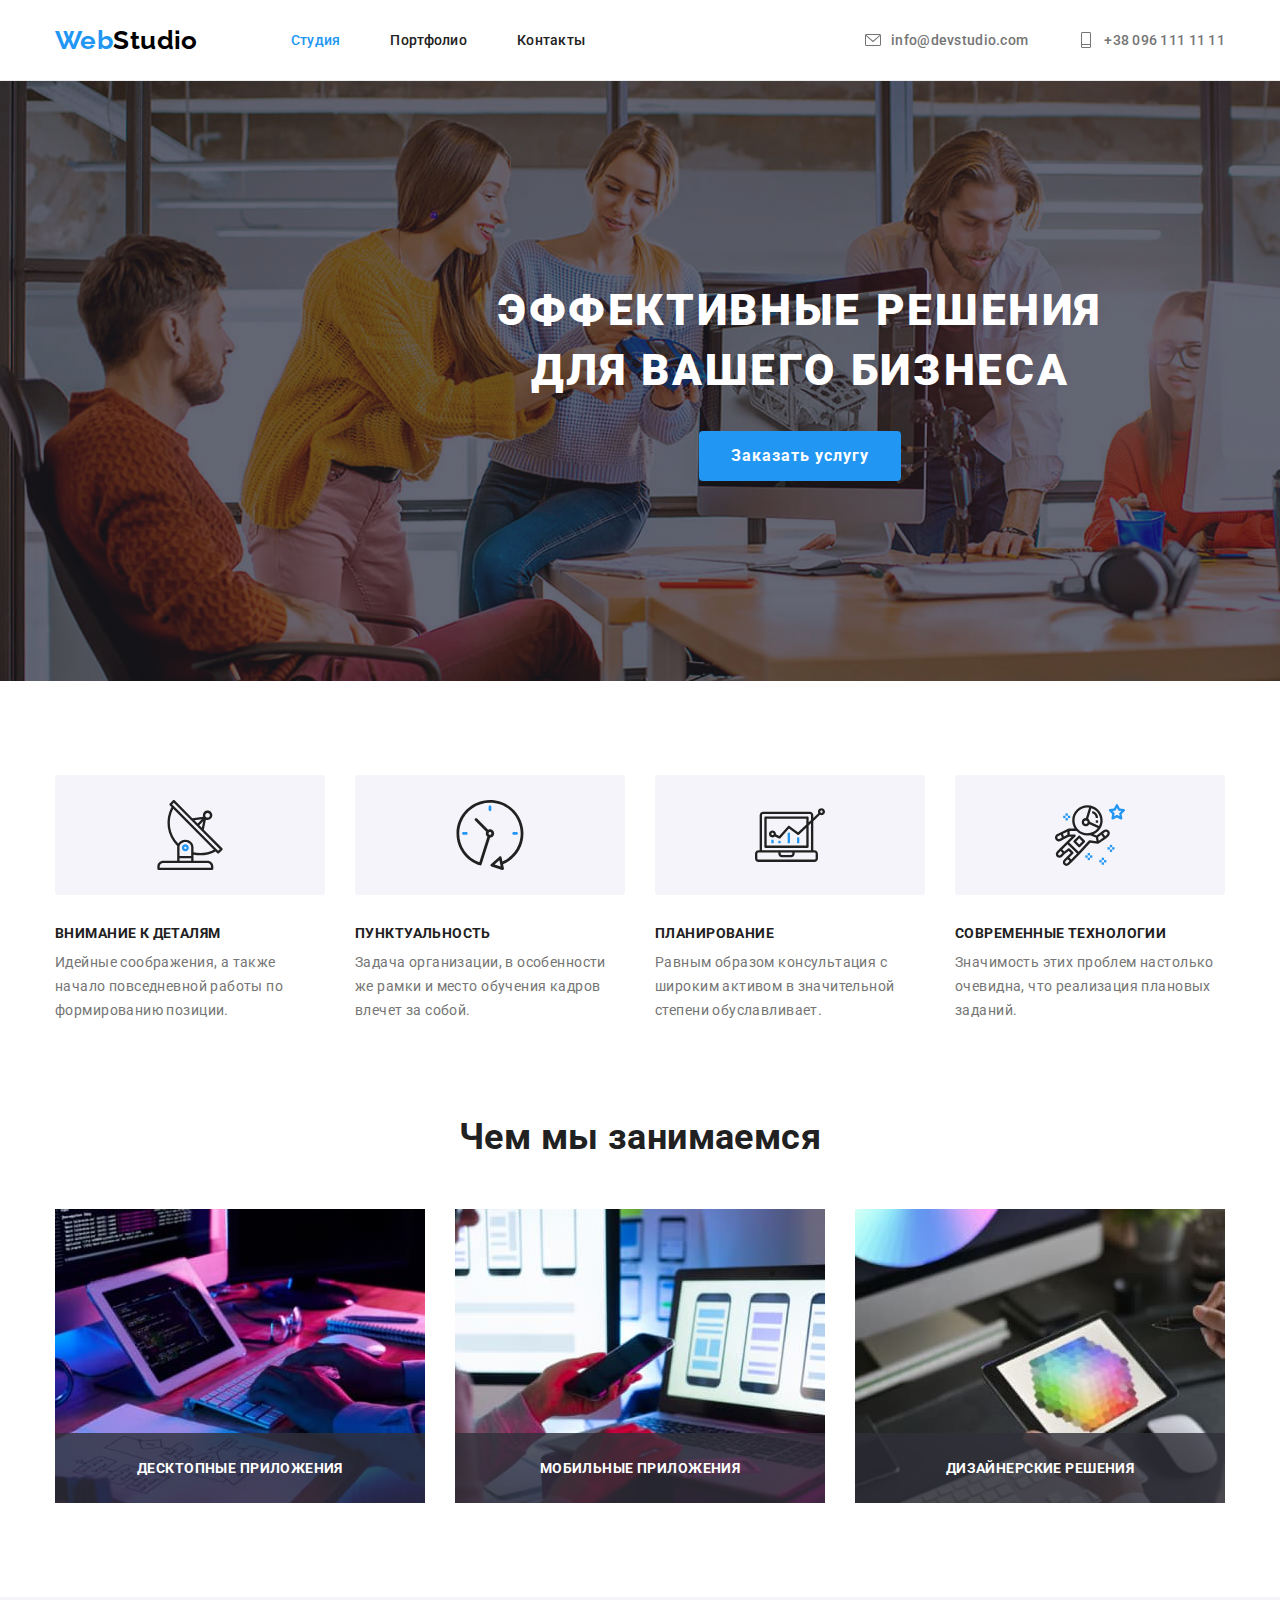
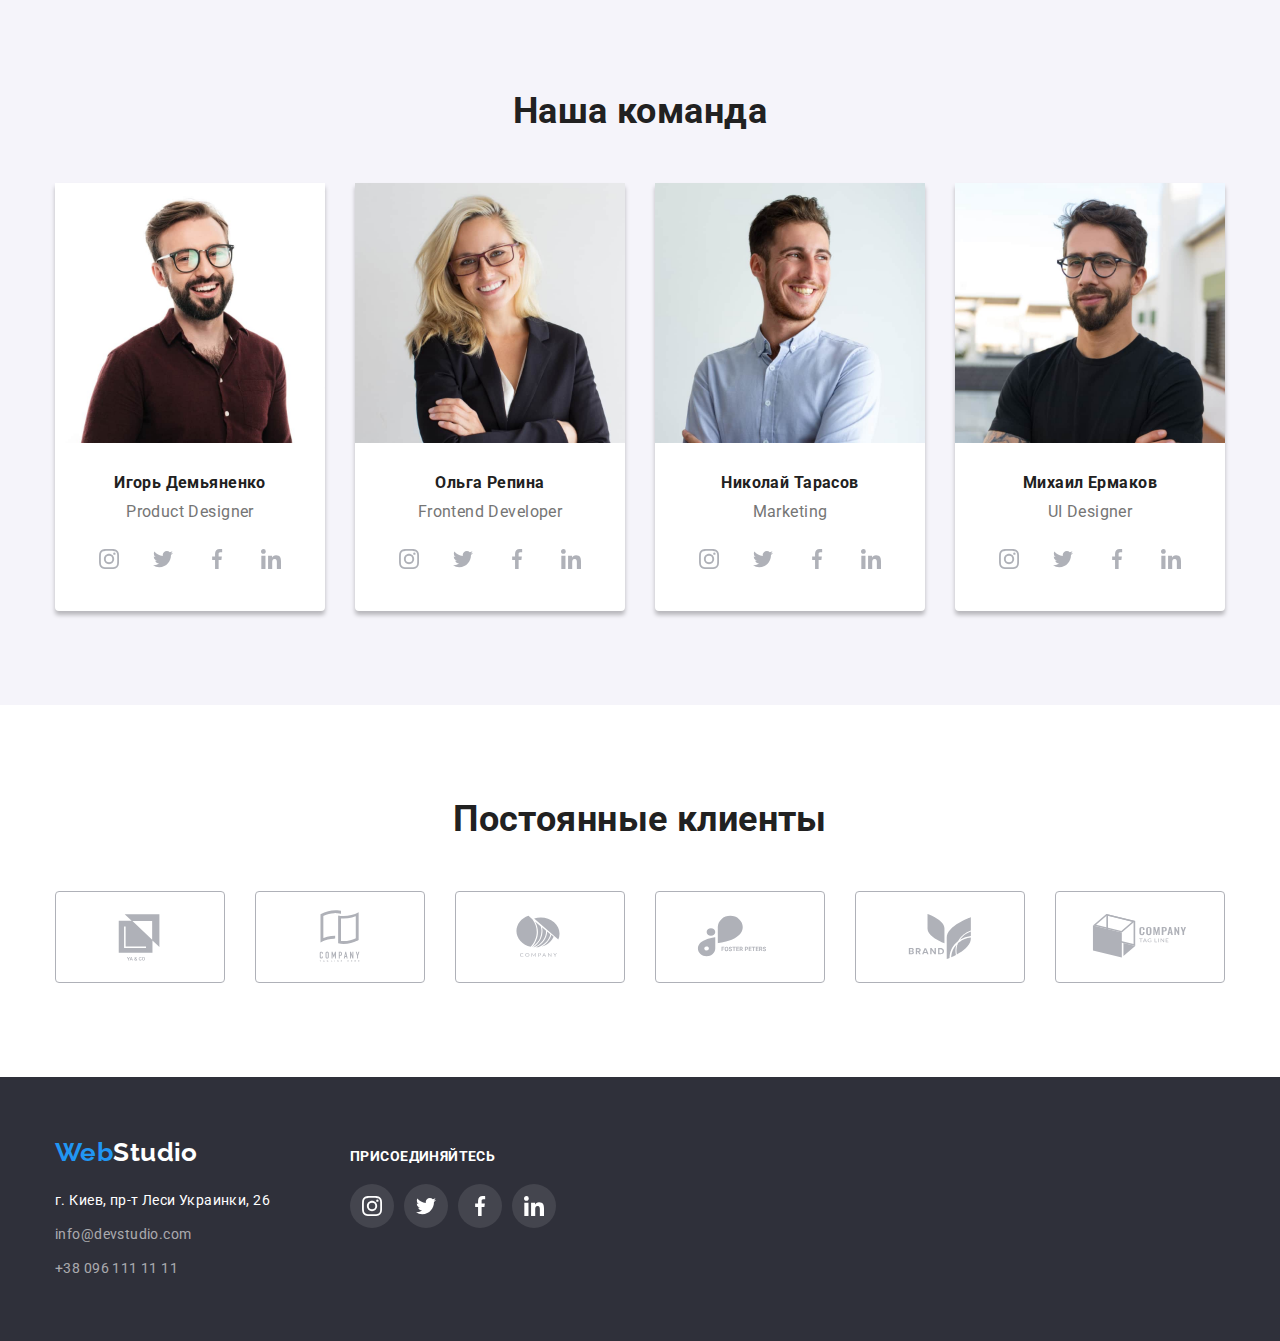
<file: index.html>
<!DOCTYPE html>
<html lang="ru">
  <head>
    <meta charset="UTF-8" />
    <meta http-equiv="X-UA-Compatible" content="IE=edge" />
    <meta name="viewport" content="width=device-width, initial-scale=1.0" />
    <title>goit-markup-hw-05</title>
    <link
      href="https://fonts.googleapis.com/css2?family=Raleway:wght@700&family=Roboto:wght@400;500;700;900&family=Tangerine:wght@700&display=swap"
      rel="stylesheet"
    />
    <link
      rel="stylesheet"
      href="https://cdnjs.cloudflare.com/ajax/libs/modern-normalize/1.1.0/modern-normalize.min.css"
    />
    <link rel="stylesheet" href="./css/styles.css" />
  </head>
  <body>
    <!--Шапка сайта-->
    <header class="page-header">
      <div class="container">
        <nav class="nav">
          <a href="./index.html" class="logo"
            ><span class="accent">Web</span>Studio</a
          >
          <ul class="nav-list list">
            <li class="item">
              <a class="link current" href="./index.html">Студия</a>
            </li>
            <li class="item">
              <a class="link" href="./portfolio.html">Портфолио</a>
            </li>
            <li class="item">
              <a class="link" href="#">Контакты</a>
            </li>
          </ul>
        </nav>
        <ul class="contacts-list list">
          <li class="item">
            <a class="link" href="mailto:info@devstudio.com">
              <svg class="icon-pag" width="16px" height="16px">
                <use href="./images/sprite.svg#icon-mail">
              </svg>
              info@devstudio.com</a
            >
          </li>
          <li class="item">
            <a class="link" href="tel:+380961111111">
              <svg class="icon-pag" width="16px" height="16px">
                <use href="./images/sprite.svg#icon-phone">
              </svg>
              +38 096 111 11 11</a
            >
          </li>
        </ul>
      </div>
    </header>

    <main>
      <!--Герой-->
      <section class="hero">
        <div class="container">
          <h1 class="title">Эффективные решения для вашего бизнеса</h1>
          <button type="button" class="button" data-modal-open>Заказать услугу</button>
        </div>
      </section>

      <!--Преимущества-->
      <section class="section features">
        <div class="container">
          <h2 class="section-title hidden">Наши преимущества</h2>
          <ul class="features-list list">
            <li class="flex-element features-item features-icon1">
              <h3 class="title">Внимание к деталям</h3>
              <p class="text">
                Идейные соображения, а также начало повседневной работы по
                формированию позиции.
              </p>
            </li>
            <li class="flex-element features-item features-icon2">
              <h3 class="title">Пунктуальность</h3>
              <p class="text">
                Задача организации, в особенности же рамки и место обучения
                кадров влечет за собой.
              </p>
            </li>
            <li class="flex-element features-item features-icon3">
              <h3 class="title">Планирование</h3>
              <p class="text">
                Равным образом консультация с широким активом в значительной
                степени обуславливает.
              </p>
            </li>
            <li class="flex-element features-item features-icon4">
              <h3 class="title">Современные технологии</h3>
              <p class="text">
                Значимость этих проблем настолько очевидна, что реализация
                плановых заданий.
              </p>
            </li>
          </ul>
        </div>
      </section>

      <!--Наши занятия-->
      <section class="section work">
        <div class="container">
          <h2 class="section-title">Чем мы занимаемся</h2>
          <ul class="work-list list">
            <li class="flex-element">
              <img
                src="./images/place1.jpg"
                alt="мужчина печатает на клавиатуре"
                width="370"
                height="294"
              />
              <h3 class="title">Десктопные приложения</h3>
            </li>
            <li class="flex-element">
              <img
                src="./images/place2.jpg"
                alt="девушка клацает смартфон и
          ноутбук"
                width="370"
                height="294"
              />
              <h3 class="title">Мобильные приложения</h3>
            </li>
            <li class="flex-element">
              <img
                src="./images/place3.jpg"
                alt="девушка держит планшет в руках"
                width="370"
                height="294"
              />
              <h3 class="title">Дизайнерские решения</h3>
            </li>
          </ul>
        </div>
      </section>

      <!--Команда-->
      <section class="section team">
        <div class="container">
          <h2 class="section-title">Наша команда</h2>
          <ul class="team-list list">
            <li class="flex-element">
              <img
                class="img"
                src="./images/teacher1.jpg"
                alt="учитель мужчина"
                width="270"
                height="260"
              />
              <div class="team-list-box">
                <h3 class="title">Игорь Демьяненко</h3>
                <p class="text">Product Designer</p>
                <ul class="list-sicials">
                  <li class="social-item"
                    ><a class="sicial-link" href="" aria-label="instagram">
                      <svg width="20" height="20">
                        <use href="./images/sprite.svg#icon-instagram" />
                      </svg> </a
                  ></li>
                  <li class="social-item"
                    ><a class="sicial-link" href="" aria-label="twitter">
                      <svg width="20" height="20">
                        <use href="./images/sprite.svg#icon-twitter" />
                      </svg> </a
                  ></li>
                  <li class="social-item"
                    ><a class="sicial-link" href="" aria-label="facebook">
                      <svg width="20" height="20">
                        <use href="./images/sprite.svg#icon-facebook" />
                      </svg> </a
                  ></li>
                  <li class="social-item"
                    ><a class="sicial-link" href="" aria-label="linkedin">
                      <svg width="20" height="20">
                        <use href="./images/sprite.svg#icon-linkedin" />
                      </svg> </a
                  ></li>
                </ul>
              </div>
            </li>
            <li class="flex-element">
              <img
                class="img"
                src="./images/teacher2.jpg"
                alt="учитель женщина"
                width="270"
                height="260"
              />
              <div class="team-list-box">
                <h3 class="title">Ольга Репина</h3>
                <p class="text">Frontend Developer</p>
                <ul class="list-sicials">
                  <li class="social-item"
                    ><a class="sicial-link" href="" aria-label="instagram">
                      <svg width="20" height="20">
                        <use href="./images/sprite.svg#icon-instagram" />
                      </svg> </a
                  ></li>
                  <li class="social-item"
                    ><a class="sicial-link" href="" aria-label="twitter">
                      <svg width="20" height="20">
                        <use href="./images/sprite.svg#icon-twitter" />
                      </svg> </a
                  ></li>
                  <li class="social-item"
                    ><a class="sicial-link" href="" aria-label="facebook">
                      <svg width="20" height="20">
                        <use href="./images/sprite.svg#icon-facebook" />
                      </svg> </a
                  ></li>
                  <li class="social-item"
                    ><a class="sicial-link" href="" aria-label="linkedin">
                      <svg width="20" height="20">
                        <use href="./images/sprite.svg#icon-linkedin" />
                      </svg> </a
                  ></li>
                </ul>
              </div>
            </li>
            <li class="flex-element">
              <img
                class="img"
                src="./images/teacher3.jpg"
                alt="учитель мужчина"
                width="270"
                height="260"
              />
              <div class="team-list-box">
                <h3 class="title">Николай Тарасов</h3>
                <p class="text">Marketing</p>
                <ul class="list-sicials">
                  <li class="social-item"
                    ><a class="sicial-link" href="" aria-label="instagram">
                      <svg width="20" height="20">
                        <use href="./images/sprite.svg#icon-instagram" />
                      </svg> </a
                  ></li>
                  <li class="social-item"
                    ><a class="sicial-link" href="" aria-label="twitter">
                      <svg width="20" height="20">
                        <use href="./images/sprite.svg#icon-twitter" />
                      </svg> </a
                  ></li>
                  <li class="social-item"
                    ><a class="sicial-link" href="" aria-label="facebook">
                      <svg width="20" height="20">
                        <use href="./images/sprite.svg#icon-facebook" />
                      </svg> </a
                  ></li>
                  <li class="social-item"
                    ><a class="sicial-link" href="" aria-label="linkedin">
                      <svg width="20" height="20">
                        <use href="./images/sprite.svg#icon-linkedin" />
                      </svg> </a
                  ></li>
                </ul>
              </div>
            </li>
            <li class="flex-element">
              <img
                class="img"
                src="./images/teacher4.jpg"
                alt="учитель мужчина"
                width="270"
                height="260"
              />
              <div class="team-list-box">
                <h3 class="title">Михаил Ермаков</h3>
                <p class="text">UI Designer</p>
                <ul class="list-sicials">
                  <li class="social-item"
                    ><a class="sicial-link" href="" aria-label="instagram">
                      <svg width="20" height="20">
                        <use href="./images/sprite.svg#icon-instagram" />
                      </svg> </a
                  ></li>
                  <li class="social-item"
                    ><a class="sicial-link" href="" aria-label="twitter">
                      <svg width="20" height="20">
                        <use href="./images/sprite.svg#icon-twitter" />
                      </svg> </a
                  ></li>
                  <li class="social-item"
                    ><a class="sicial-link" href="" aria-label="facebook">
                      <svg width="20" height="20">
                        <use href="./images/sprite.svg#icon-facebook" />
                      </svg> </a
                  ></li>
                  <li class="social-item"
                    ><a class="sicial-link" href="" aria-label="linkedin">
                      <svg width="20" height="20">
                        <use href="./images/sprite.svg#icon-linkedin" />
                      </svg> </a
                  ></li>
                </ul>
              </div>
            </li>
          </ul>
        </div>
      </section>

      <section class="section clients">
        <div class="container">
          <h2 class="section-title">Постоянные клиенты</h2>
          <ul class="clients-list list">
            <li class="clients-item">
              <a class="clients-link" href="#">
                <svg width="106px" height="60px">
                  <use href="./images/sprite.svg#icon-company1">
                </svg>
              </a>
           </li>
           <li class="clients-item">
              <a class="clients-link" href="#">
                <svg width="106px" height="60px">
                  <use href="./images/sprite.svg#icon-company2">
                </svg>
              </a>
           </li>
           <li class="clients-item">
              <a class="clients-link" href="#">
                <svg width="106px" height="60px">
                  <use href="./images/sprite.svg#icon-company3">
                </svg>
              </a>
           </li>
           <li class="clients-item">
              <a class="clients-link" href="#">
                <svg width="106px" height="60px">
                  <use href="./images/sprite.svg#icon-company4">
                </svg>
              </a>
           </li>
           <li class="clients-item">
              <a class="clients-link" href="#">
                <svg width="106px" height="60px">
                  <use href="./images/sprite.svg#icon-company5">
                </svg>
              </a>
           </li>
           <li class="clients-item">
              <a class="clients-link" href="#">
                <svg width="106px" height="60px">
                  <use href="./images/sprite.svg#icon-company6">
                </svg>
              </a>
           </li>
          </li>
          </ul>
        </div>
      </section>
    </main>

    <!--Подвал сайта-->
    <footer class="footer">
      <div class="container">
        <div class="footer-flex">
          <a href="./index.html" class="logo"
            ><span class="accent">Web</span>Studio</a
          >
          <address class="footer-address">
            <ul class="contacts-nav list">
              <li class="address-item">
                <a
                  href="https://goo.gl/maps/D3uRbkzvZpGUqhTm6"
                  target="_blank"
                  rel="noopener noreferrer"
                  class="link"
                  >г. Киев, пр-т Леси Украинки, 26</a
                >
              </li>
              <li class="item">
                <a href="mailto:info@devstudio.com" class="link"
                  >info@devstudio.com</a
                >
              </li>
              <li class="item">
                <a href="tel:+380961111111" class="link">+38 096 111 11 11</a>
              </li>
            </ul>
          </address>
        </div>
        <div class="footer-flex">
          <h3 class="title">присоединяйтесь</h3>
          <ul class="list-sicials">
            <li class="social-item"
              ><a class="sicial-link" href="" aria-label="instagram">
                <svg width="20" height="20">
                  <use href="./images/sprite.svg#icon-instagram" />
                </svg> </a
            ></li>
            <li class="social-item"
              ><a class="sicial-link" href="" aria-label="twitter">
                <svg width="20" height="20">
                  <use href="./images/sprite.svg#icon-twitter" />
                </svg> </a
            ></li>
            <li class="social-item"
              ><a class="sicial-link" href="" aria-label="facebook">
                <svg width="20" height="20">
                  <use href="./images/sprite.svg#icon-facebook" />
                </svg> </a
            ></li>
            <li class="social-item"
              ><a class="sicial-link" href="" aria-label="linkedin">
                <svg width="20" height="20">
                  <use href="./images/sprite.svg#icon-linkedin" />
                </svg> </a
            ></li>
          </ul>
        </div>
      </div>
    </footer>

    <div class="backdrop is-hidden" data-modal>
      <div class="model">
        <button class="button-close" data-modal-close>
           <svg width="11" height="11">
            <use href="./images/sprite.svg#icon-close">
          </svg>
        </button>
      </div>
    </div>

    <script src="./js/modal.js"></script>
  </body>
</html>
</file>
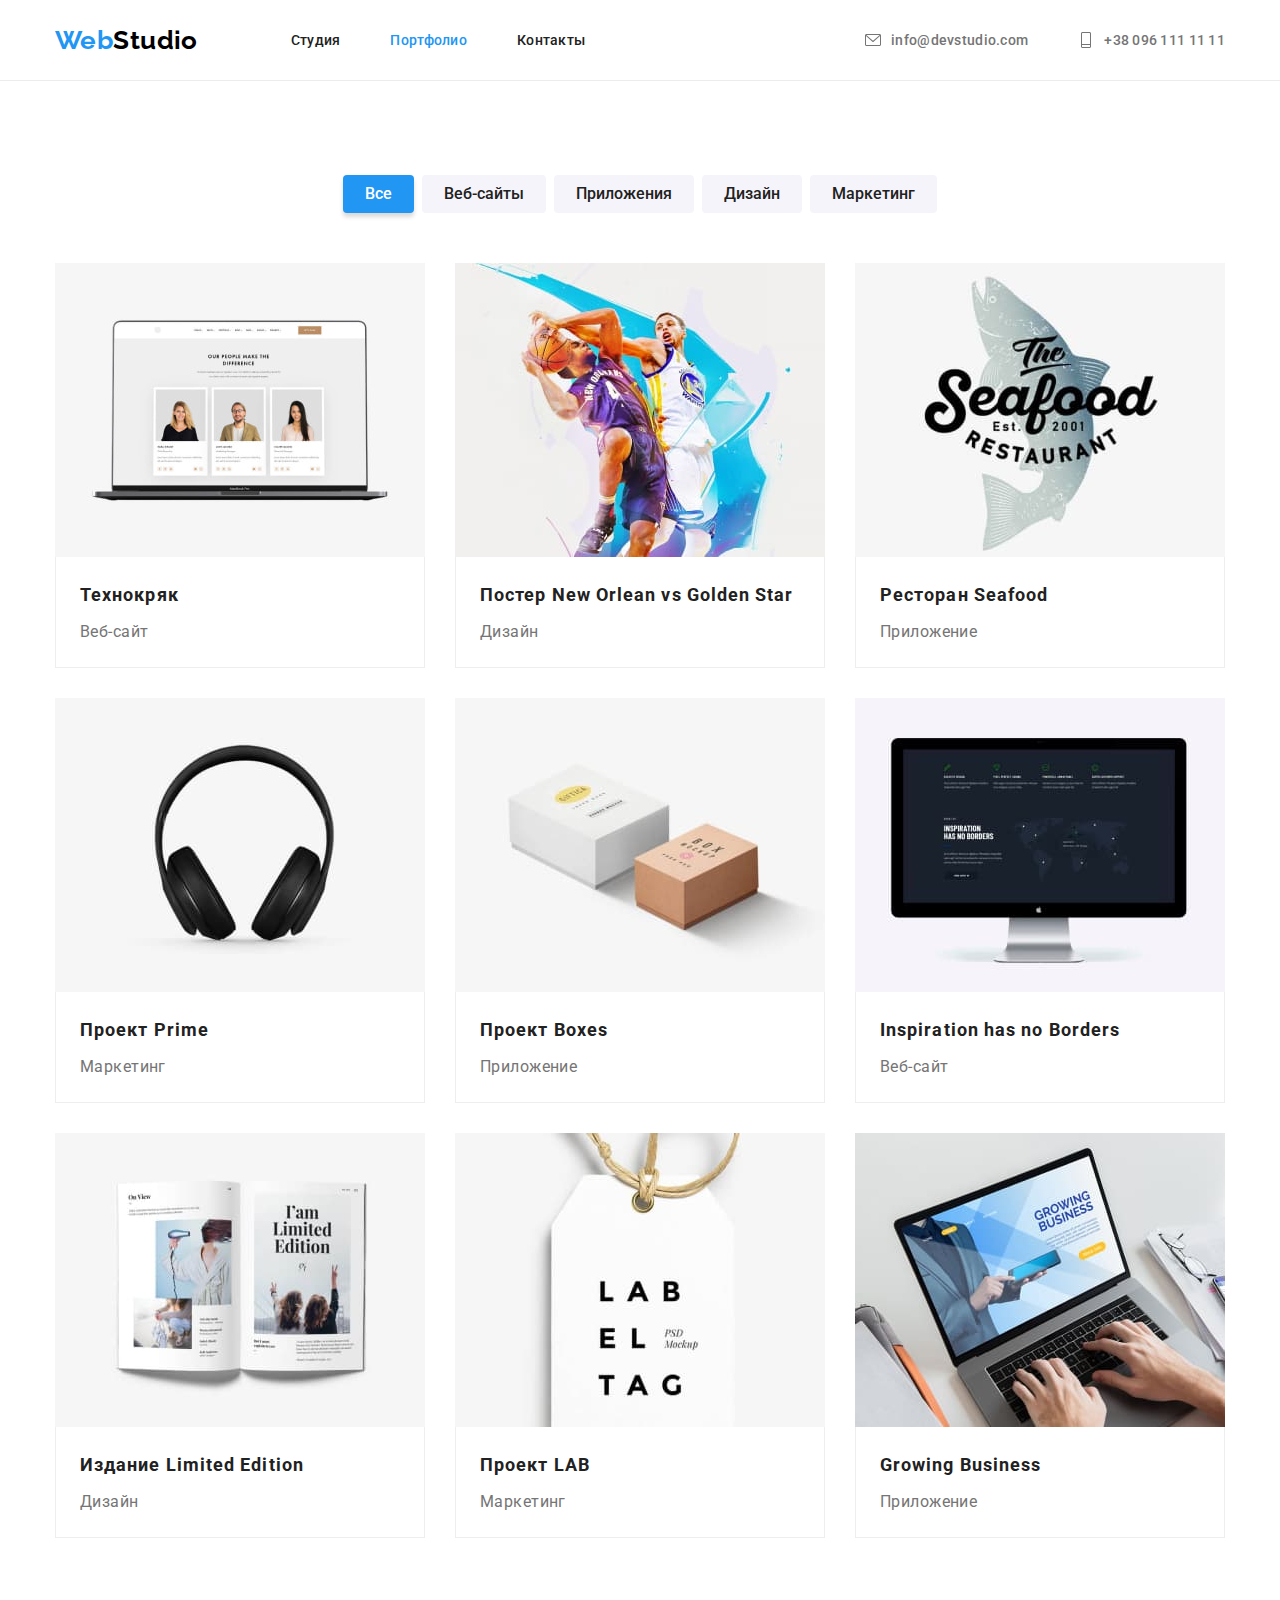
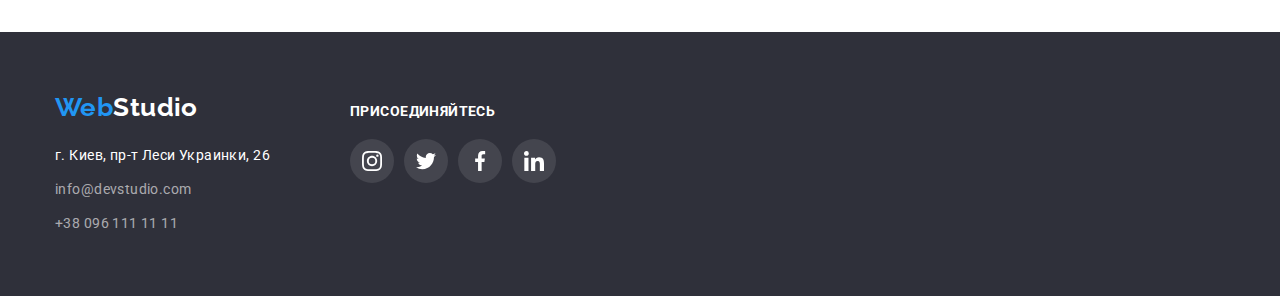
<file: portfolio.html>
<!DOCTYPE html>
<html lang="ru">
  <head>
    <meta charset="UTF-8" />
    <meta http-equiv="X-UA-Compatible" content="IE=edge" />
    <meta name="viewport" content="width=device-width, initial-scale=1.0" />
    <title>goit-markup-hw-05</title>
    <link
      href="https://fonts.googleapis.com/css2?family=Raleway:wght@700&family=Roboto:wght@400;500;700&family=Tangerine:wght@700&display=swap"
      rel="stylesheet"
    />
    <link
      rel="stylesheet"
      href="https://cdnjs.cloudflare.com/ajax/libs/modern-normalize/1.1.0/modern-normalize.min.css"
    />
    <link
      rel="stylesheet"
      href="https://cdnjs.cloudflare.com/ajax/libs/modern-normalize/1.1.0/modern-normalize.min.css"
    />
    <link rel="stylesheet" href="./css/styles.css" />
  </head>
  <body>
    <!--Шапка сайта-->
    <header class="page-header">
      <div class="container">
        <nav class="nav">
          <a href="./index.html" class="logo"
            ><span class="accent">Web</span>Studio</a
          >
          <ul class="nav-list list">
            <li class="item">
              <a class="link" href="./index.html">Студия</a>
            </li>
            <li class="item">
              <a class="link current" href="./portfolio.html">Портфолио</a>
            </li>
            <li class="item">
              <a class="link" href="#">Контакты</a>
            </li>
          </ul>
        </nav>
        <ul class="contacts-list list">
          <li class="item">
            <a class="link" href="mailto:info@devstudio.com">
              <svg class="icon-pag" width="16px" height="16px">
                <use href="./images/sprite.svg#icon-mail">
              </svg>
              info@devstudio.com</a
            >
          </li>
          <li class="item">
            <a class="link" href="tel:+380961111111">
              <svg class="icon-pag" width="16px" height="16px">
                <use href="./images/sprite.svg#icon-phone">
              </svg>
              +38 096 111 11 11</a
            >
          </li>
        </ul>
      </div>
    </header>
    <main>
      <!--Услуги кнопки-->
      <section class="section">
        <div class="container">
          <h2 class="hidden">Наши услуги</h2>

          <!-- portfolio-list -->

          <ul class="portfolio-list list">
            <li class="flex-element">
              <button type="button" class="portfolio-button acctive">
                Все
              </button>
            </li>
            <li class="flex-element">
              <button type="button" class="portfolio-button">Веб-сайты</button>
            </li>
            <li class="flex-element">
              <button type="button" class="portfolio-button">Приложения</button>
            </li>
            <li class="flex-element">
              <button type="button" class="portfolio-button">Дизайн</button>
            </li>
            <li class="flex-element">
              <button type="button" class="portfolio-button">Маркетинг</button>
            </li>
          </ul>

          <!-- portfolio-page -->

          <ul class="list portfolio-page">
            <li class="flex-element">
              <a class="link" href="#">
                <div class="slider-box">
                  <img
                    src="./images/service1.jpg"
                    alt="монитор ноутбука"
                    width="370"
                    height="294"
                  />
                  <p class="slider-text">Ресурс предлагает комплексные предложения с разным уровнем функционала и сервисов. Все это позволит посетителю получить исчерпывающие сведения о компании или частном лице.</p>
                </div>
                <div class="box">
                  <h3 class="title">Технокряк</h3>
                  <p class="text">Веб-сайт</p>
                </div>
              </a>
            </li>
            <li class="flex-element">
              <a class="link" href="#">
                <div class="slider-box">
                <img
                src="./images/service2.jpg"
                alt="два парня играют в баскетбол"
                width="370"
                height="294"
              />
              <p class="slider-text">Ресурс предлагает комплексные предложения с разным уровнем функционала и сервисов. Все это позволит посетителю получить исчерпывающие сведения о компании или частном лице.</p>
              </div>
              <div class="box">
                <h3 class="title">Постер New Orlean vs Golden Star</h3>
                <p class="text">Дизайн</p>
              </div>
              </a>
            </li>
            <li class="flex-element">
              <a class="link" href="#">
                <div class="slider-box">
                <img
                src="./images/service3.jpg"
                alt="логотип в виде рыбы"
                width="370"
                height="294"
              />
              <p class="slider-text">Ресурс предлагает комплексные предложения с разным уровнем функционала и сервисов. Все это позволит посетителю получить исчерпывающие сведения о компании или частном лице.</p>
              </div>
              <div class="box">
                <h3 class="title">Ресторан Seafood</h3>
                <p class="text">Приложение</p>
              </div>
              </a>
            </li>
            <li class="flex-element">
              <a class="link" href="#">
                <div class="slider-box">
                <img
                src="./images/service4.jpg"
                alt="наушники"
                width="370"
                height="294"
              />
              <p class="slider-text">Ресурс предлагает комплексные предложения с разным уровнем функционала и сервисов. Все это позволит посетителю получить исчерпывающие сведения о компании или частном лице.</p>
              </div>
              <div class="box">
                <h3 class="title">Проект Prime</h3>
                <p class="text">Маркетинг</p>
              </div>
              </a>
            </li>
            <li class="flex-element">
              <a class="link" href="">
                <div class="slider-box">
                <img
                src="./images/service5.jpg"
                alt="два бокса"
                width="370"
                height="294"
              />
              <p class="slider-text">Ресурс предлагает комплексные предложения с разным уровнем функционала и сервисов. Все это позволит посетителю получить исчерпывающие сведения о компании или частном лице.</p>
              </div>
              <div class="box">
                <h3 class="title">Проект Boxes</h3>
                <p class="text">Приложение</p>
              </div>
              </a>
            </li>
            <li class="flex-element">
              <a class="link" href="#">
                <div class="slider-box">
                <img
                src="./images/service6.jpg"
                alt="монитор"
                width="370"
                height="294"
              />
              <p class="slider-text">Ресурс предлагает комплексные предложения с разным уровнем функционала и сервисов. Все это позволит посетителю получить исчерпывающие сведения о компании или частном лице.</p>
              </div>
              <div class="box">
                <h3 class="title">Inspiration has no Borders</h3>
                <p class="text">Веб-сайт</p>
              </div>
              </a>
            </li>
            <li class="flex-element">
              <a class="link" href="">
                <div class="slider-box">
                <img
                src="./images/service7.jpg"
                alt="открытая книга"
                width="370"
                height="294"
              />
              <p class="slider-text">Ресурс предлагает комплексные предложения с разным уровнем функционала и сервисов. Все это позволит посетителю получить исчерпывающие сведения о компании или частном лице.</p>
              </div>
              <div class="box">
                <h3 class="title">Издание Limited Edition</h3>
                <p class="text">Дизайн</p>
              </div>
              </a>
            </li>
            <li class="flex-element">
              <a class="link" href="">
                <div class="slider-box">
                <img
                src="./images/service8.jpg"
                alt="бейджик на верёвке"
                width="370"
                height="294"
              />
              <p class="slider-text">Ресурс предлагает комплексные предложения с разным уровнем функционала и сервисов. Все это позволит посетителю получить исчерпывающие сведения о компании или частном лице.</p>
              </div>
              <div class="box">
                <h3 class="title">Проект LAB</h3>
                <p class="text">Маркетинг</p>
              </div>
              </a>
            </li>
            <li class="flex-element">
              <a class="link" href="">
                <div class="slider-box">
                <img
                src="./images/service9.jpg"
                alt="парень печатает на ноутбуке"
              />
              <p class="slider-text">Ресурс предлагает комплексные предложения с разным уровнем функционала и сервисов. Все это позволит посетителю получить исчерпывающие сведения о компании или частном лице.</p>
              </div>
              <div class="box">
                <h3 class="title">Growing Business</h3>
                <p class="text">Приложение</p>
              </div>
              </a>
            </li>
          </ul>
        </div>
      </section>
    </main>
    <!--Подвал сайта-->
    <footer class="footer">
      <div class="container">
        <div class="footer-flex">
          <a href="./index.html" class="logo"
            ><span class="accent">Web</span>Studio</a
          >
          <address class="footer-address">
            <ul class="contacts-nav list">
              <li class="address-item">
                <a
                  href="https://goo.gl/maps/D3uRbkzvZpGUqhTm6"
                  target="_blank"
                  rel="noopener noreferrer"
                  class="link"
                  >г. Киев, пр-т Леси Украинки, 26</a
                >
              </li>
              <li class="item">
                <a href="mailto:info@devstudio.com" class="link"
                  >info@devstudio.com</a
                >
              </li>
              <li class="item">
                <a href="tel:+380961111111" class="link">+38 096 111 11 11</a>
              </li>
            </ul>
          </address>
        </div>
        <div class="footer-flex">
          <h3 class="title">присоединяйтесь</h3>
          <ul class="list-sicials">
            <li class="social-item"
              ><a class="sicial-link" href="" aria-label="instagram">
                <svg width="20" height="20">
                  <use href="./images/sprite.svg#icon-instagram" />
                </svg> </a
            ></li>
            <li class="social-item"
              ><a class="sicial-link" href="" aria-label="twitter">
                <svg width="20" height="20">
                  <use href="./images/sprite.svg#icon-twitter" />
                </svg> </a
            ></li>
            <li class="social-item"
              ><a class="sicial-link" href="" aria-label="facebook">
                <svg width="20" height="20">
                  <use href="./images/sprite.svg#icon-facebook" />
                </svg> </a
            ></li>
            <li class="social-item"
              ><a class="sicial-link" href="" aria-label="linkedin">
                <svg width="20" height="20">
                  <use href="./images/sprite.svg#icon-linkedin" />
                </svg> </a
            ></li>
          </ul>
        </div>
      </div>
    </footer>
  </body>
</html>
</file>
<file: css/styles.css>
:root {
  --primary-white-color: #fff;
  --primary-text-color: #757575;
  --title-text-color: #212121;
  --accant-color: #2196f3;
  --portfolio-btn-color: #f5f4fa;
  --social-icon-color: #afb1b8;
  --slider-text-color: rgba(33, 150, 243, 0.9);
}

body {
  position: relative;
  font-family: "Roboto", sans-serif;
  font-size: 14px;
  line-height: 1.714;
  letter-spacing: 0.03em;

  color: var(--primary-text-color);
  background-color: var(--primary-white-color);
}

img {
  display: block;
}

.list {
  padding: 0;
  margin: 0;
  list-style: none;
}
.hidden {
  position: absolute;
  white-space: nowrap;
  width: 1px;
  height: 1px;
  overflow: hidden;
  border: 0;
  padding: 0;
  clip: rect(0 0 0 0);
  clip-path: inset(50%);
  margin: -1px;
}
.link {
  display: block;
  text-decoration: none;

  transition-property: color;
  transition-duration: 250ms;
  transition-timing-function: cubic-bezier(0.4, 0, 0.2, 1);
}

.container {
  width: 1200px;
  padding-left: 15px;
  padding-right: 15px;
  margin: 0 auto;
}

/* logo */
.logo {
  font-family: "Raleway", sans-serif;
  text-decoration: none;
  font-weight: 700;
  font-size: 26px;
  line-height: 1.192;

  color: #000;
}

.page-header .logo {
  margin-right: 93px;
  padding-top: 24px;
  padding-bottom: 24px;
}

/* page-header */

.page-header {
  border-bottom: 1px solid #ececec;
}

.page-header .container,
.nav-list {
  display: flex;
}
.page-header .nav {
  display: flex;
  align-items: center;
}

.contacts-list {
  display: flex;
  margin-left: auto;
}

.contacts-list .link {
  display: flex;
}

.contacts-list .icon-pag {
  margin-right: 10px;
  fill: var(--primary-text-color);

  transition-property: fill;
  transition-duration: 250ms;
  transition-timing-function: cubic-bezier(0.4, 0, 0.2, 1);
}

.contacts-list .link:hover .icon-pag,
.contacts-list .link:focus .icon-pag {
  fill: var(--accant-color);
}

.nav-list .link,
.contacts-list .link {
  padding-top: 32px;
  padding-bottom: 32px;
}

.nav-list .item:not(:last-child),
.contacts-list .item:not(:last-child) {
  margin-right: 50px;
}

.nav-list .link,
.contacts-list .link {
  font-weight: 500;
  line-height: 1.142;
  letter-spacing: 0.02em;

  color: var(--title-text-color);
}

.nav-list .link {
  position: relative;
}

.nav-list .link::after {
  content: "";
  display: inline-block;
  width: 100%;
  height: 4px;
  position: absolute;
  bottom: -1px;
  left: 0;
  border-radius: 2px;

  transition-property: background-color;
  transition-duration: 250ms;
  transition-timing-function: cubic-bezier(0.4, 0, 0.2, 1);
}

.nav-list .link:hover.link::after {
  background-color: var(--accant-color);
}

.contacts-list .link {
  color: var(--primary-text-color);
}

.link:hover,
.link:focus,
.nav .current,
.accent {
  color: var(--accant-color);
}

/* hero */

.hero {
  background-image: linear-gradient(
      to right,
      rgba(47, 48, 58, 0.4),
      rgba(47, 48, 58, 0.4)
    ),
    url("../images/hero-bg.jpg");
  background-position: center top;
  background-repeat: no-repeat;

  width: 1600px;
  margin: 0 auto;
  padding-top: 200px;
  padding-bottom: 200px;
  text-align: center;
}

.footer {
  background-color: #2f303a;
}

.hero .title {
  max-width: 696px;
  margin: 0 auto 30px auto;

  font-weight: 900;
  font-size: 44px;
  line-height: 1.363;
  letter-spacing: 0.06em;
  text-transform: uppercase;

  color: var(--primary-white-color);
}

.hero .button {
  padding: 10px 32px;
  cursor: pointer;
  border: none;

  font-weight: 700;
  font-size: 16px;
  line-height: 1.875;
  letter-spacing: 0.06em;

  color: var(--primary-white-color);
  background-color: var(--accant-color);
  border-radius: 4px;

  transition-property: background-color, box-shadow;
  transition-duration: 250ms;
  transition-timing-function: cubic-bezier(0.4, 0, 0.2, 1);
}

.hero .button:hover {
  background-color: #188ce8;
  box-shadow: 0px 4px 4px rgba(0, 0, 0, 0.15);
}

/* section */

.section {
  padding: 94px 0;
}

.section .title {
  color: var(--title-text-color);
}

.section .section-title {
  font-size: 36px;
  line-height: 1.166;
  text-align: center;

  color: var(--title-text-color);
}

.section-title {
  margin-top: 0;
  margin-bottom: 50px;
}

/* features */

.features-item::before {
  content: "";
  display: block;
  width: 270px;
  height: 120px;
  border-radius: 4px;
  background-color: #f5f4fa;

  background-position: center center;
  background-size: 70px 70px;
  background-repeat: no-repeat;
  margin-bottom: 30px;
}

.features-icon1::before {
  background-image: url("../images/antenna.svg");
}
.features-icon2::before {
  background-image: url("../images/clock.svg");
}
.features-icon3::before {
  background-image: url("../images/diagram.svg");
}
.features-icon4::before {
  background-image: url("../images/astronaut.svg");
}

.features {
  padding-bottom: 0;
}

.features-list {
  display: flex;
}

.features-list .flex-element {
  width: 270px;
}

.features-list .flex-element:not(:last-child) {
  margin-right: 30px;
}

.features-list .title {
  margin-top: 0;
  margin-bottom: 10px;

  font-size: 14px;
  line-height: 1.142;
  text-transform: uppercase;
}

.features-list .text {
  margin: 0;
}

/* work */

.work {
  padding-top: 94px;
  padding-bottom: 94px;
}

.work-list {
  display: flex;
  line-height: 0;
}

.work-list .flex-element:not(:last-child) {
  margin-right: 30px;
}

.work-list .flex-element {
  position: relative;
}

.work-list .title {
  position: absolute;
  bottom: 0;
  left: 0;
  margin: 0;
  padding: 27px 0;
  width: 100%;
  text-align: center;
  font-size: 14px;
  line-height: 1.142;
  text-transform: uppercase;
  color: var(--primary-white-color);
  background-color: rgba(47, 48, 58, 0.8);
}

/* team */

.team-list {
  display: flex;
}

.team-list .flex-element {
  border-radius: 0 0 4px 4px;
  box-shadow: 0px 4px 4px 0px rgba(0, 0, 0, 0.25);

  background-color: var(--primary-white-color);
}

.team-list .flex-element:not(:last-child) {
  margin-right: 30px;
}

.team {
  padding-top: 94px;
  padding-bottom: 94px;
  background-color: #f5f4fa;
}

.team-list-box {
  padding: 30px 10px;
}

.team-list .title,
.team-list .text {
  margin: 0;

  font-size: 16px;
  line-height: 1.187;
  text-align: center;
}

.team-list .title {
  margin-bottom: 10px;
}

.team-list .text {
  margin-bottom: 16px;
}

/* list-sicials */

.list-sicials {
  display: flex;
  list-style: none;
  justify-content: center;
  align-items: center;
  padding: 0;
  margin: 0;
}

.list-sicials .social-item:not(:last-child) {
  margin-right: 10px;
}

.list-sicials .sicial-link {
  width: 44px;
  height: 44px;
  border-radius: 50%;
  display: flex;
  justify-content: center;
  align-items: center;

  transition-property: background-color;
  transition-duration: 250ms;
  transition-timing-function: cubic-bezier(0.4, 0, 0.2, 1);
}

.sicial-link svg {
  fill: var(--social-icon-color);

  transition-property: fill;
  transition-duration: 250ms;
  transition-timing-function: cubic-bezier(0.4, 0, 0.2, 1);
}

.list-sicials .sicial-link:hover,
.list-sicials .sicial-link:focus {
  background-color: var(--accant-color);
}

.sicial-link:hover > svg,
.sicial-link:focus > svg {
  fill: var(--primary-white-color);
}

/* clients */

.clients-list {
  display: flex;
  justify-content: center;
}

.clients-list .clients-link {
  width: 170px;
  height: 92px;
  display: flex;
  justify-content: center;
  align-items: center;
  border: 1px solid var(--social-icon-color);
  border-radius: 4px;

  transition-property: border-color;
  transition-duration: 250ms;
  transition-timing-function: cubic-bezier(0.4, 0, 0.2, 1);
}

.clients-link svg {
  fill: var(--social-icon-color);

  transition-property: fill;
  transition-duration: 250ms;
  transition-timing-function: cubic-bezier(0.4, 0, 0.2, 1);
}

.clients-list .clients-link:hover svg,
.clients-list .clients-link:focus svg {
  fill: var(--accant-color);
}

.clients-item .clients-link:hover,
.clients-item .clients-link:focus {
  border-color: var(--accant-color);
}

.clients-item:not(:last-child) {
  margin-right: 30px;
}

/* footer */

.footer > .container {
  display: flex;
  align-items: baseline;
}

.footer-flex:not(:last-child) {
  margin-right: 80px;
}

.footer {
  padding-top: 60px;
  padding-bottom: 60px;
}

.footer .link {
  font-style: normal;
  color: var(--title-text-color);
}

.footer .link:hover,
.footer .link:focus {
  color: var(--accant-color);
}

.footer .link {
  color: rgba(255, 255, 255, 0.6);
}

.footer .logo,
.address-item .link,
.address-item .link:hover,
.address-item .link.footer {
  color: var(--primary-white-color);
}

.footer-address {
  margin-top: 20px;
}

.contacts-nav .address-item {
  margin-bottom: 10px;
}
.contacts-nav .item:not(:last-child) {
  margin-bottom: 10px;
}

.footer .title {
  margin: 0;
  margin-bottom: 20px;

  font-size: 14px;
  line-height: 1.142;
  letter-spacing: 0.03em;
  text-transform: uppercase;

  color: var(--primary-white-color);
}

.footer-flex .sicial-link {
  background-color: rgba(255, 255, 255, 0.1);
}

.footer-flex svg {
  fill: var(--primary-white-color);
}

/* portfolio-list */

.portfolio-list {
  margin-bottom: 50px;
  display: flex;
  justify-content: center;
}

.portfolio-list .flex-element:not(:last-child) {
  margin-right: 8px;
}

.portfolio-button {
  padding: 6px 22px;
  border-radius: 4px;

  cursor: pointer;
  border: none;

  font-family: "Roboto", sans-serif;
  font-weight: 500;
  font-size: 16px;
  line-height: 1.625;

  color: var(--title-text-color);
  background-color: var(--portfolio-btn-color);

  transition-property: background-color, color, box-shadow;
  transition-duration: 250ms;
  transition-timing-function: cubic-bezier(0.4, 0, 0.2, 1);
}

.portfolio-button:hover,
.portfolio-button:focus,
.acctive {
  color: var(--primary-white-color);
  background-color: var(--accant-color);
  box-shadow: 0px 4px 4px rgba(0, 0, 0, 0.15);
}

/*page-portfolio */

.portfolio-page {
  display: flex;
  flex-wrap: wrap;
}

.portfolio-page .flex-element {
  margin-right: 30px;
  margin-bottom: 30px;
  /* overflow: hidden; */

  transition-property: box-shadow;
  transition-duration: 250ms;
  transition-timing-function: cubic-bezier(0.4, 0, 0.2, 1);
}

.portfolio-page .flex-element:nth-child(3n) {
  margin-right: 0;
}

.portfolio-page .flex-element:nth-last-child(-n + 3) {
  margin-bottom: 0;
}

.portfolio-page .link:hover {
  box-shadow: 0px 1px 1px rgba(0, 0, 0, 0.12), 0px 4px 4px rgba(0, 0, 0, 0.06),
    1px 4px 6px rgba(0, 0, 0, 0.16);
}

.portfolio-page .title {
  margin: 0;
  margin-bottom: 4px;

  font-size: 18px;
  line-height: 2;
  letter-spacing: 0.06em;
}

.portfolio-page .text {
  margin: 0;
  font-size: 16px;
  line-height: 1.875;
}

.portfolio-page .box {
  padding: 20px 24px;
  border-right: 1px solid #eeeeee;
  border-bottom: 1px solid #eeeeee;
  border-left: 1px solid #eeeeee;
}

.portfolio-page .text {
  color: var(--primary-text-color);
}

.slider-box {
  position: relative;
  overflow: hidden;
}

.portfolio-page .slider-text {
  position: absolute;
  top: 0;
  left: 0;
  width: 100%;
  height: 100%;
  transform: translateY(100%);

  margin: 0;
  padding: 63px 24px 0 24px;

  font-size: 18px;
  line-height: 1.555;
  letter-spacing: 0.03em;

  color: var(--primary-white-color);
  background-color: var(--slider-text-color);

  transition-property: transform;
  transition-duration: 250ms;
  transition-timing-function: cubic-bezier(0.4, 0, 0.2, 1);
}

.portfolio-page .link:hover .slider-text {
  transform: translateY(0);
}

/* bacldrop */

.backdrop {
  position: fixed;
  top: 0;
  left: 0;

  display: flex;
  justify-content: center;
  align-items: center;

  width: 100%;
  height: 100%;

  opacity: 1;
  transition: opacity 250ms;

  background-color: rgba(0, 0, 0, 0.2);
}

.backdrop.is-hidden {
  opacity: 0;
  pointer-events: none;
}

.model {
  position: relative;
  width: 528px;
  height: 581px;

  box-shadow: 0px 1px 3px rgba(0, 0, 0, 0.12), 0px 1px 1px rgba(0, 0, 0, 0.14),
    0px 2px 1px rgba(0, 0, 0, 0.2);
  border-radius: 4px;

  background-color: white;
}

.button-close {
  position: absolute;
  top: 8px;
  right: 8px;

  display: flex;
  align-items: center;
  justify-content: center;

  width: 30px;
  height: 30px;

  border: 1px solid rgba(0, 0, 0, 0.1);
  border-radius: 50%;
  cursor: pointer;

  background-color: inherit;
}
</file>
